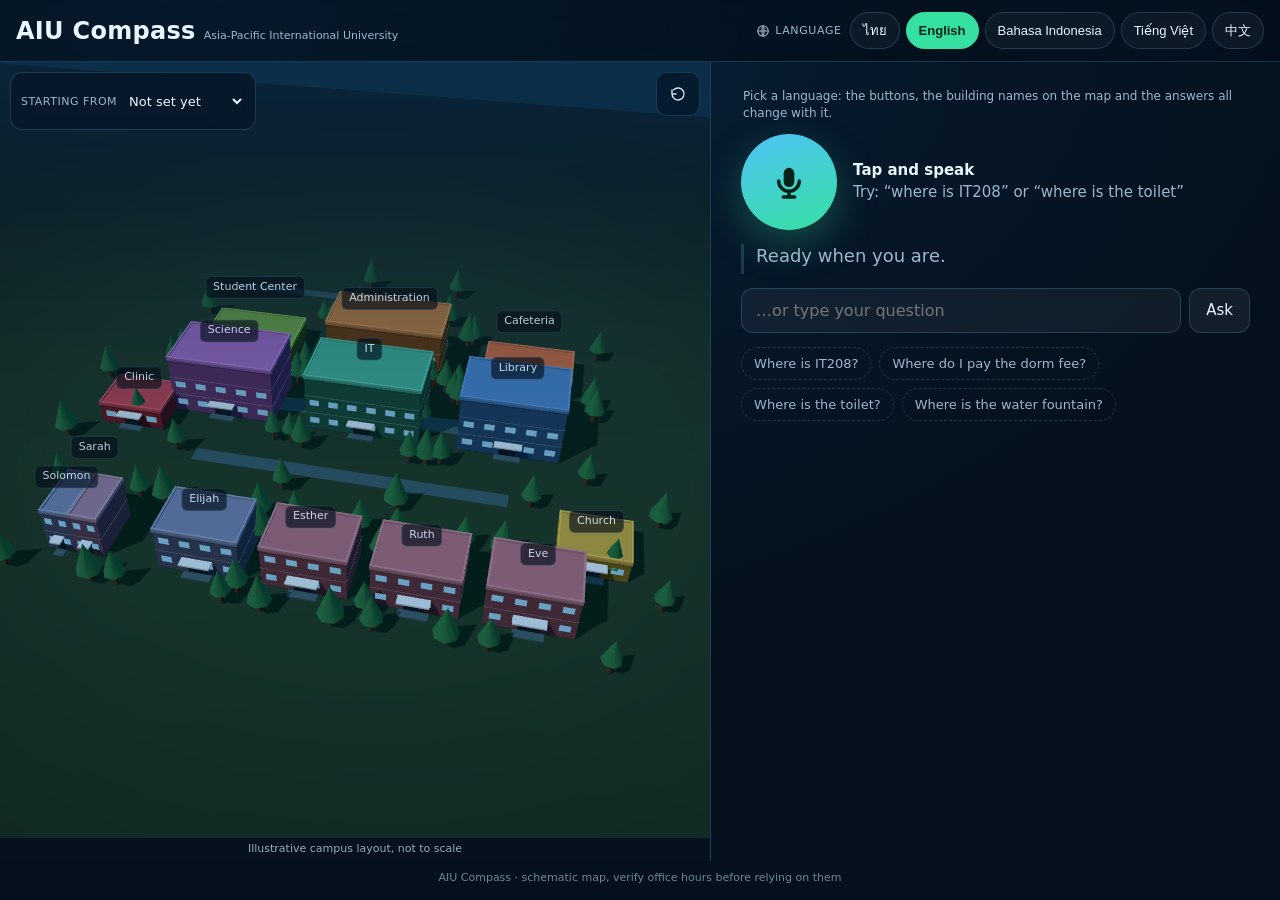
<file: index.html>
<!doctype html>
<html lang="th">
<head>
<meta charset="utf-8" />
<meta name="viewport" content="width=device-width, initial-scale=1, viewport-fit=cover" />
<meta name="theme-color" content="#06182a" />
<title>AIU Compass — multilingual campus concierge</title>
<link rel="stylesheet" href="styles.css" />
<link rel="manifest" href="manifest.webmanifest" />
</head>
<body>

<header>
  <div class="brand">
    <h1>AIU Compass</h1>
    <span class="brandsub">Asia-Pacific International University</span>
  </div>
  <div class="langbar">
    <span class="langlabel" id="langLabel">
      <svg viewBox="0 0 24 24" width="14" height="14" aria-hidden="true" fill="none" stroke="currentColor" stroke-width="1.9" stroke-linecap="round">
        <circle cx="12" cy="12" r="9"/><path d="M3 12h18M12 3c2.6 3 2.6 15 0 18M12 3c-2.6 3-2.6 15 0 18"/>
      </svg>
      <span id="langLabelText">ภาษา</span>
    </span>
    <div class="chips" id="chips" role="group" aria-labelledby="langLabel"></div>
  </div>
</header>

<main>
  <section id="stage">
    <canvas id="map" aria-label="Campus map"></canvas>
    <div class="origin" id="originBox">
      <label for="fromSel" id="fromLabel">Starting from</label>
      <select id="fromSel"></select>
    </div>
    <button class="mapReset" id="mapReset" type="button" aria-label="Reset map view">
      <svg viewBox="0 0 24 24" width="16" height="16" aria-hidden="true" fill="none" stroke="currentColor" stroke-width="2.2" stroke-linecap="round">
        <path d="M3 12a9 9 0 1 0 2.6-6.4M3 12V6m0 6h6"/>
      </svg>
    </button>
    <div class="offlineBar" id="offlineBar"></div>
    <!-- Its own row under the canvas, so it can never sit on a building. -->
    <div class="stageNote" id="stageNote"></div>
  </section>

  <section id="panel">
    <!-- Shown until the visitor picks a language. The chips change the whole
         page, and on a first visit nothing said so. -->
    <p class="langhint" id="langHint"></p>
    <!-- The walking hint used to float over the map, where it covered the
         dormitory blocks and their labels on a phone. It lives in the panel now:
         it is text about the route, so it belongs beside the answer. -->
    <div class="routeNote" id="routeNote"></div>
    <div class="micRow">
      <button class="mic" id="mic" aria-label="Tap to speak">
        <svg viewBox="0 0 24 24" width="40" height="40" aria-hidden="true" fill="none" stroke="#04231a" stroke-width="2.1" stroke-linecap="round">
          <path d="M12 3.5a3.2 3.2 0 0 1 3.2 3.2v5.1a3.2 3.2 0 1 1-6.4 0V6.7A3.2 3.2 0 0 1 12 3.5Z" fill="#04231a" stroke="none"/>
          <path d="M5.8 11.4a6.2 6.2 0 0 0 12.4 0M12 17.6V21M8.6 21h6.8"/>
        </svg>
      </button>
      <div class="hint">
        <b id="hintTitle">แตะแล้วพูด</b><br />
        <span id="hintTry">ลองพูดว่า “ห้อง IT208 อยู่ไหน”</span>
      </div>
    </div>

    <div class="transcript" id="transcript"></div>

    <div class="typed">
      <input id="typedInput" type="text" inputmode="text" autocomplete="off"
             placeholder="…หรือพิมพ์คำถาม" />
      <button id="askBtn" type="button">ถาม</button>
    </div>

    <div class="suggestions" id="suggestions"></div>

    <div class="answer" id="answer">
      <div class="lang" id="answerLang">Answer</div>
      <div class="main" id="answerMain"></div>
      <div class="secondary" id="answerSecondary"></div>
      <div class="note" id="answerNote"></div>
      <div class="note voice" id="voiceNote"></div>
      <div class="actions">
        <button class="showMe" id="showMe" type="button">Show me on the map</button>
        <button class="ghost" id="speakBtn" type="button">Replay</button>
      </div>
    </div>
  </section>
</main>

<footer id="footer"></footer>

<script src="config.js"></script>
<script type="module" src="js/app.js"></script>
</body>
</html>
</file>
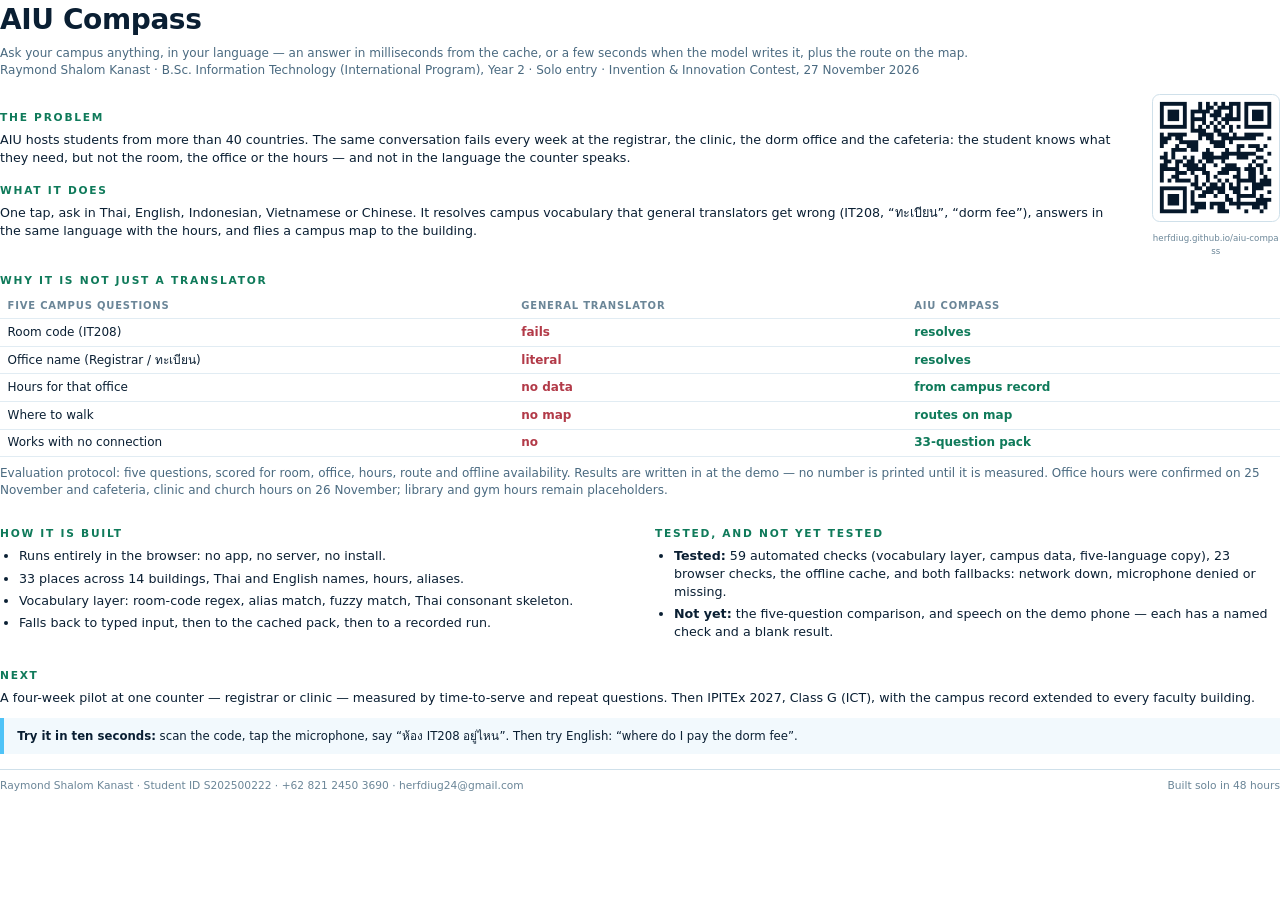
<file: handout.html>
﻿<!doctype html>
<html lang="en">
<head>
<meta charset="utf-8" />
<title>AIU Compass — one page</title>
<style>
  @page { size: A4 portrait; margin: 12mm; }
  * { box-sizing: border-box; }
  body { margin: 0; font-family: "Segoe UI", system-ui, sans-serif; color: #0a1f33; font-size: 9.5pt; line-height: 1.4; }
  h1 { font-size: 21pt; margin: 0 0 1.5mm; letter-spacing: -0.3pt; }
  .sub { color: #4a6a80; font-size: 9pt; margin-bottom: 4mm; }
  h2 { font-size: 8pt; text-transform: uppercase; letter-spacing: 1.3pt; color: #0f7a5a; margin: 4.5mm 0 1.5mm; }
  p { margin: 0 0 3mm; }
  .top { display: flex; gap: 8mm; align-items: flex-start; }
  .top .left { flex: 1; }
  .qr { width: 34mm; text-align: center; }
  .qr img { width: 34mm; height: 34mm; border: 0.3mm solid #cfe0ea; border-radius: 2mm; padding: 1mm; }
  .qr div { font-size: 6.5pt; color: #6b8698; margin-top: 1.5mm; word-break: break-all; }
  table { width: 100%; border-collapse: collapse; font-size: 9pt; margin-bottom: 2mm; }
  th, td { text-align: left; padding: 1.3mm 2mm; border-bottom: 0.2mm solid #e1ecf3; }
  th { color: #6b8698; font-size: 7.5pt; text-transform: uppercase; letter-spacing: 0.6pt; }
  .no { color: #b23a48; font-weight: 700; }
  .yes { color: #0f7a5a; font-weight: 700; }
  .two { display: grid; grid-template-columns: 1fr 1fr; gap: 8mm; }
  ul { margin: 0 0 3mm; padding-left: 5mm; }
  li { margin-bottom: 1.2mm; }
  .foot { border-top: 0.3mm solid #cfe0ea; margin-top: 4mm; padding-top: 2.5mm; font-size: 8pt; color: #6b8698; display: flex; justify-content: space-between; }
  .note { background: #f2f9fd; border-left: 1.2mm solid #4fc3f7; padding: 2.5mm 3.5mm; font-size: 8.8pt; }
</style>
</head>
<body>

<h1>AIU Compass</h1>
<div class="sub">Ask your campus anything, in your language — an answer in milliseconds from the cache, or a few seconds when the model writes it, plus the route on the map.<br />
Raymond Shalom Kanast · B.Sc. Information Technology (International Program), Year 2 · Solo entry · Invention &amp; Innovation Contest, 27 November 2026</div>

<div class="top">
  <div class="left">
    <h2>The problem</h2>
    <p>AIU hosts students from more than 40 countries. The same conversation fails every week at the registrar, the clinic, the dorm office and the cafeteria: the student knows what they need, but not the room, the office or the hours — and not in the language the counter speaks.</p>

    <h2>What it does</h2>
    <p>One tap, ask in Thai, English, Indonesian, Vietnamese or Chinese. It resolves campus vocabulary that general translators get wrong (IT208, “ทะเบียน”, “dorm fee”), answers in the same language with the hours, and flies a campus map to the building.</p>
  </div>
  <div class="qr">
    <img src="qr.png" alt="QR code" />
    <div>herfdiug.github.io/aiu-compass</div>
  </div>
</div>

<h2>Why it is not just a translator</h2>
<table>
  <thead><tr><th>Five campus questions</th><th>General translator</th><th>AIU Compass</th></tr></thead>
  <tbody>
    <tr><td>Room code (IT208)</td><td class="no">fails</td><td class="yes">resolves</td></tr>
    <tr><td>Office name (Registrar / ทะเบียน)</td><td class="no">literal</td><td class="yes">resolves</td></tr>
    <tr><td>Hours for that office</td><td class="no">no data</td><td class="yes">from campus record</td></tr>
    <tr><td>Where to walk</td><td class="no">no map</td><td class="yes">routes on map</td></tr>
    <tr><td>Works with no connection</td><td class="no">no</td><td class="yes">33-question pack</td></tr>
  </tbody>
</table>
<p style="font-size:9pt;color:#4a6a80">Evaluation protocol: five questions, scored for room, office, hours, route and offline availability. Results are written in at the demo — no number is printed until it is measured. Office hours were confirmed on 25 November and cafeteria, clinic and church hours on 26 November; library and gym hours remain placeholders.</p>

<div class="two">
  <div>
    <h2>How it is built</h2>
    <ul>
      <li>Runs entirely in the browser: no app, no server, no install.</li>
      <li>33 places across 14 buildings, Thai and English names, hours, aliases.</li>
      <li>Vocabulary layer: room-code regex, alias match, fuzzy match, Thai consonant skeleton.</li>
      <li>Falls back to typed input, then to the cached pack, then to a recorded run.</li>
    </ul>
  </div>
  <div>
    <h2>Tested, and not yet tested</h2>
    <ul>
      <li><b>Tested:</b> 59 automated checks (vocabulary layer, campus data, five-language copy), 23 browser checks, the offline cache, and both fallbacks: network down, microphone denied or missing.</li>
      <li><b>Not yet:</b> the five-question comparison, and speech on the demo phone — each has a named check and a blank result.</li>
    </ul>
  </div>
</div>

<h2>Next</h2>
<p>A four-week pilot at one counter — registrar or clinic — measured by time-to-serve and repeat questions. Then IPITEx 2027, Class G (ICT), with the campus record extended to every faculty building.</p>

<div class="note">
  <b>Try it in ten seconds:</b> scan the code, tap the microphone, say “ห้อง IT208 อยู่ไหน”. Then try English: “where do I pay the dorm fee”.
</div>

<div class="foot">
  <div>Raymond Shalom Kanast · Student ID S202500222 · +62 821 2450 3690 · herfdiug24@gmail.com</div>
  <div>Built solo in 48 hours</div>
</div>

</body>
</html>
</file>
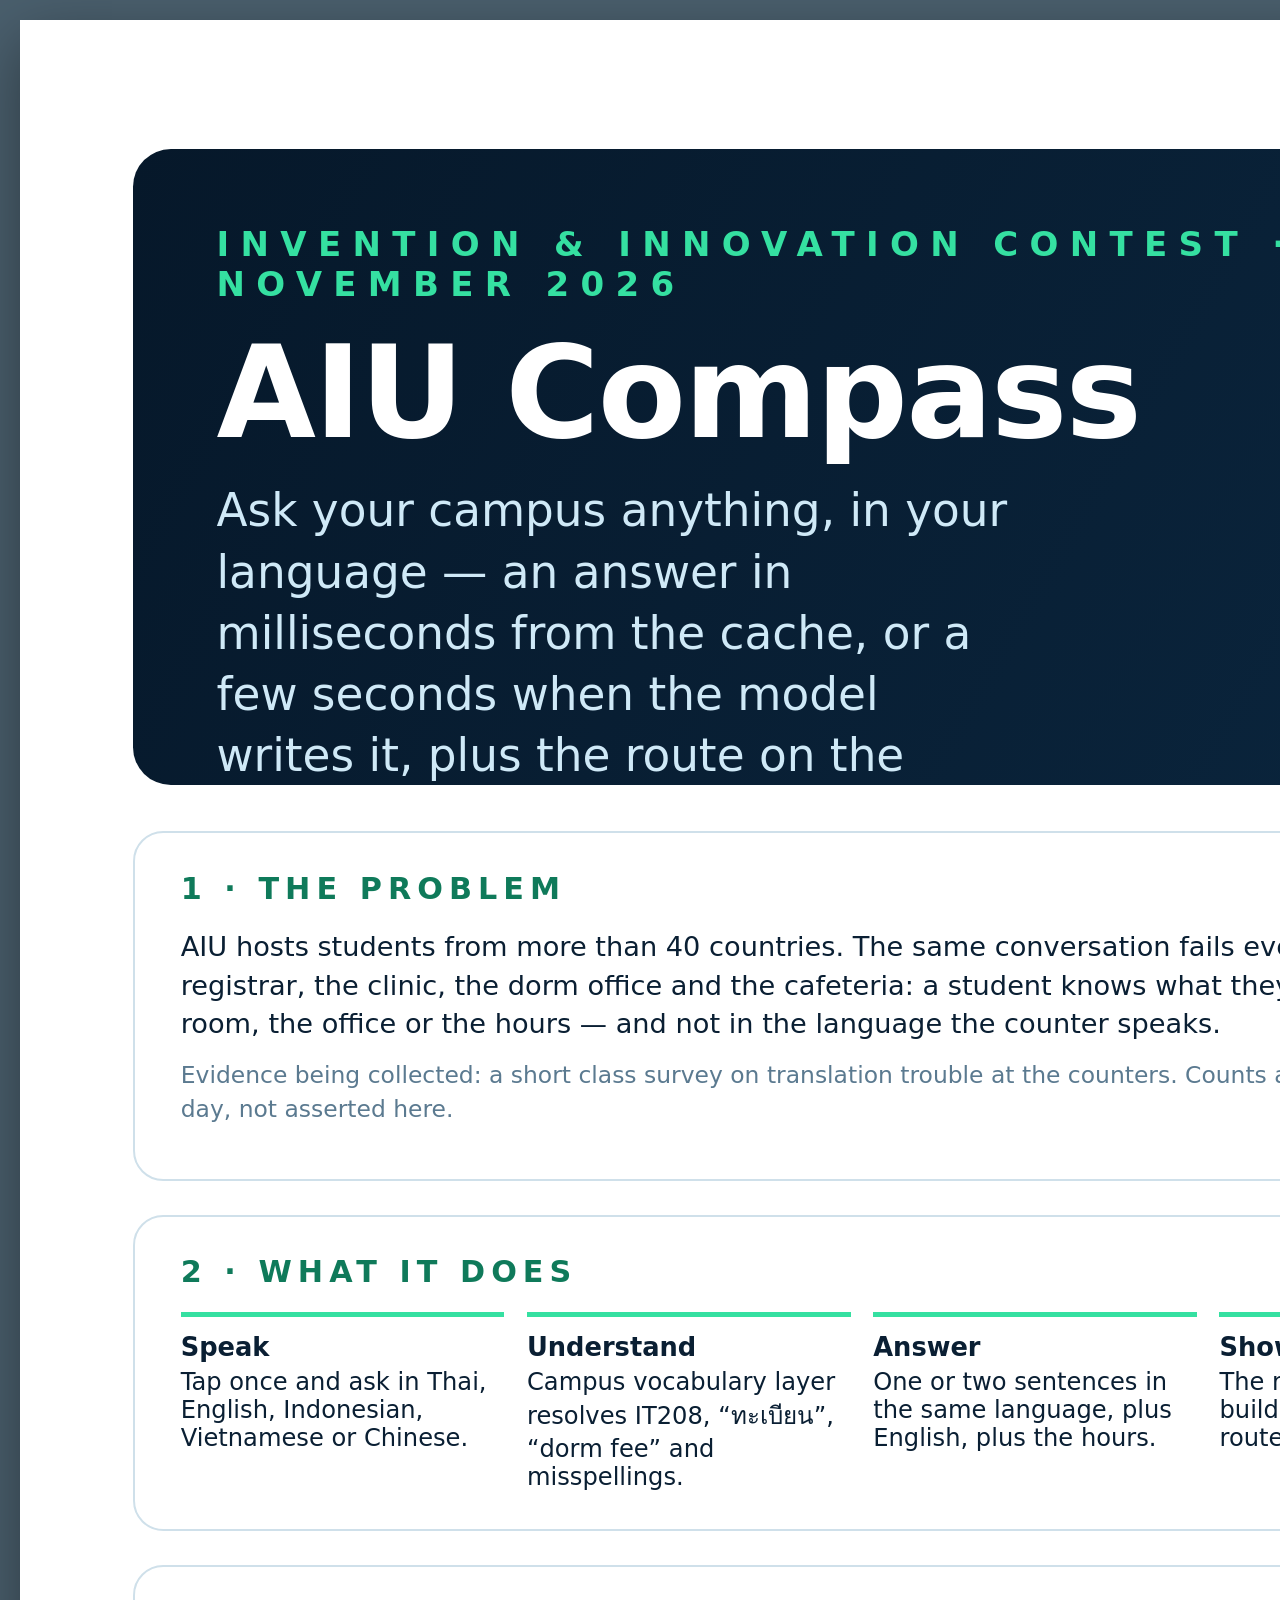
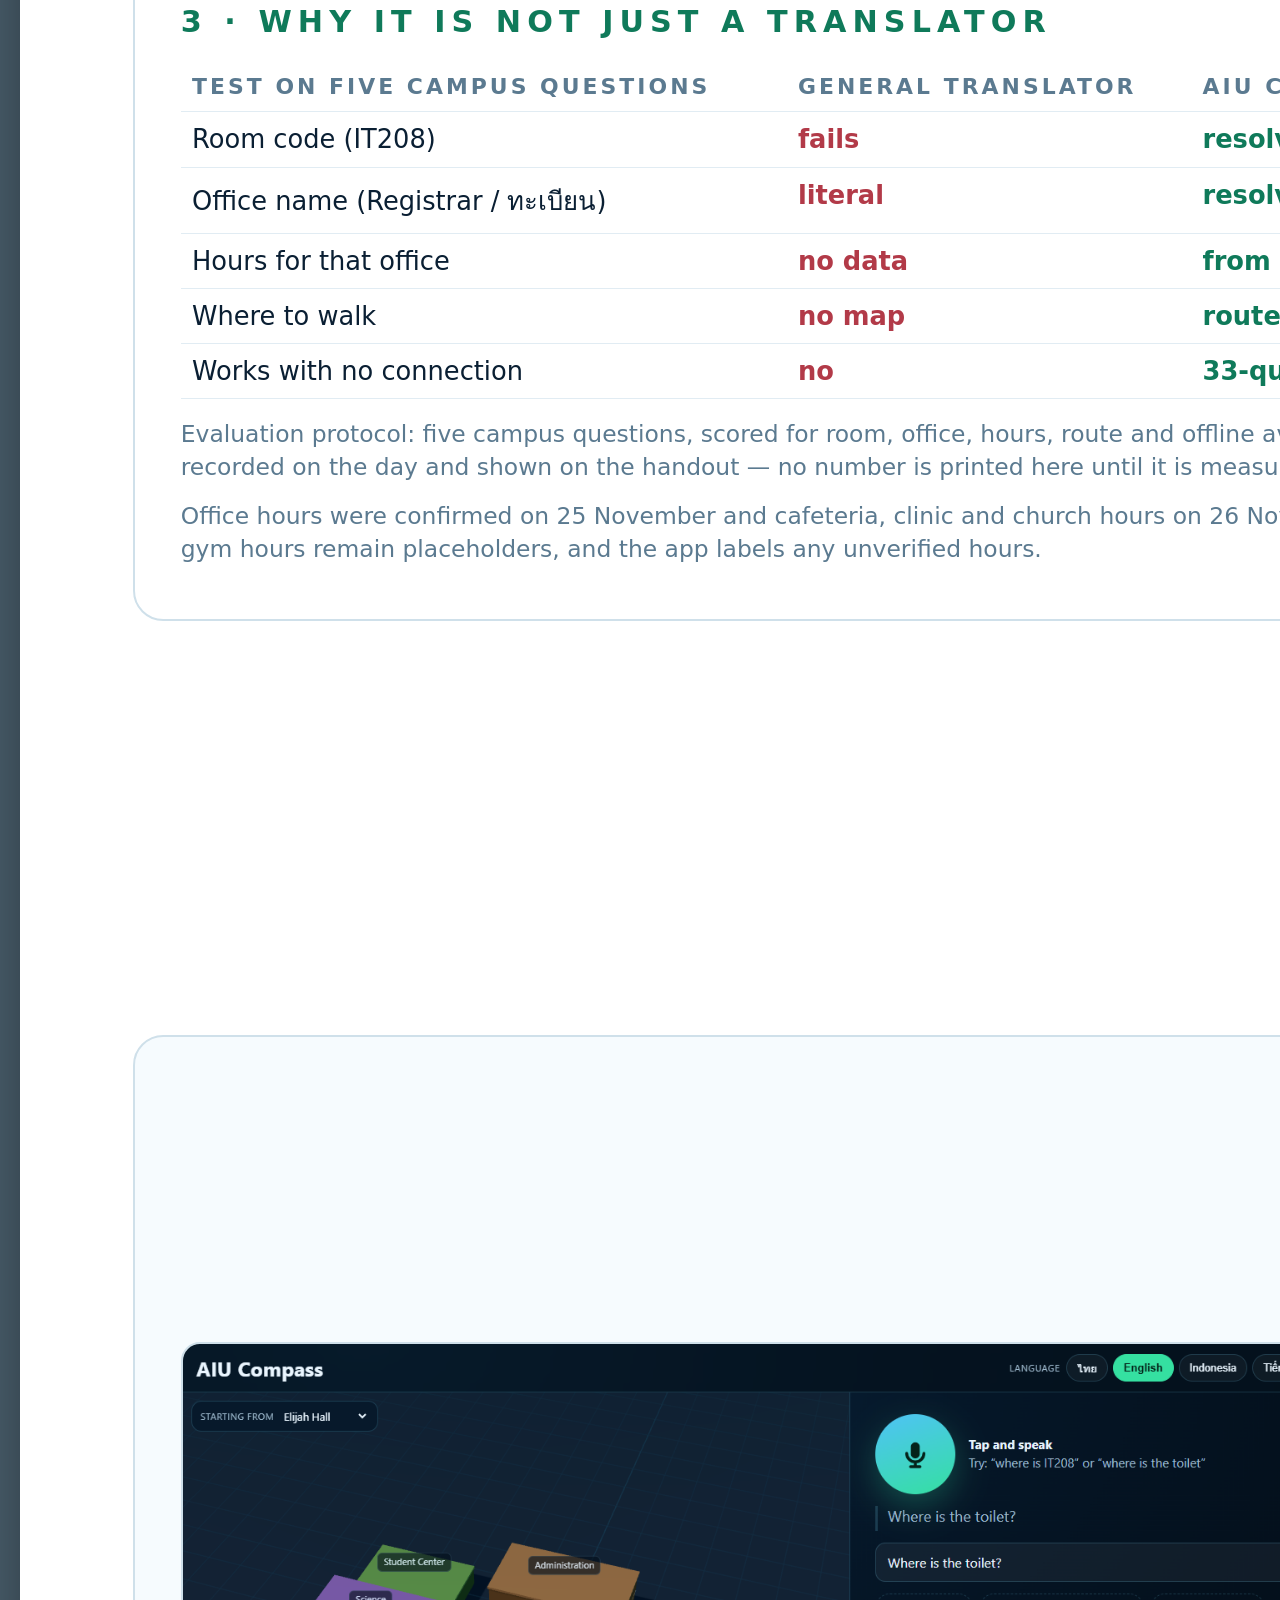
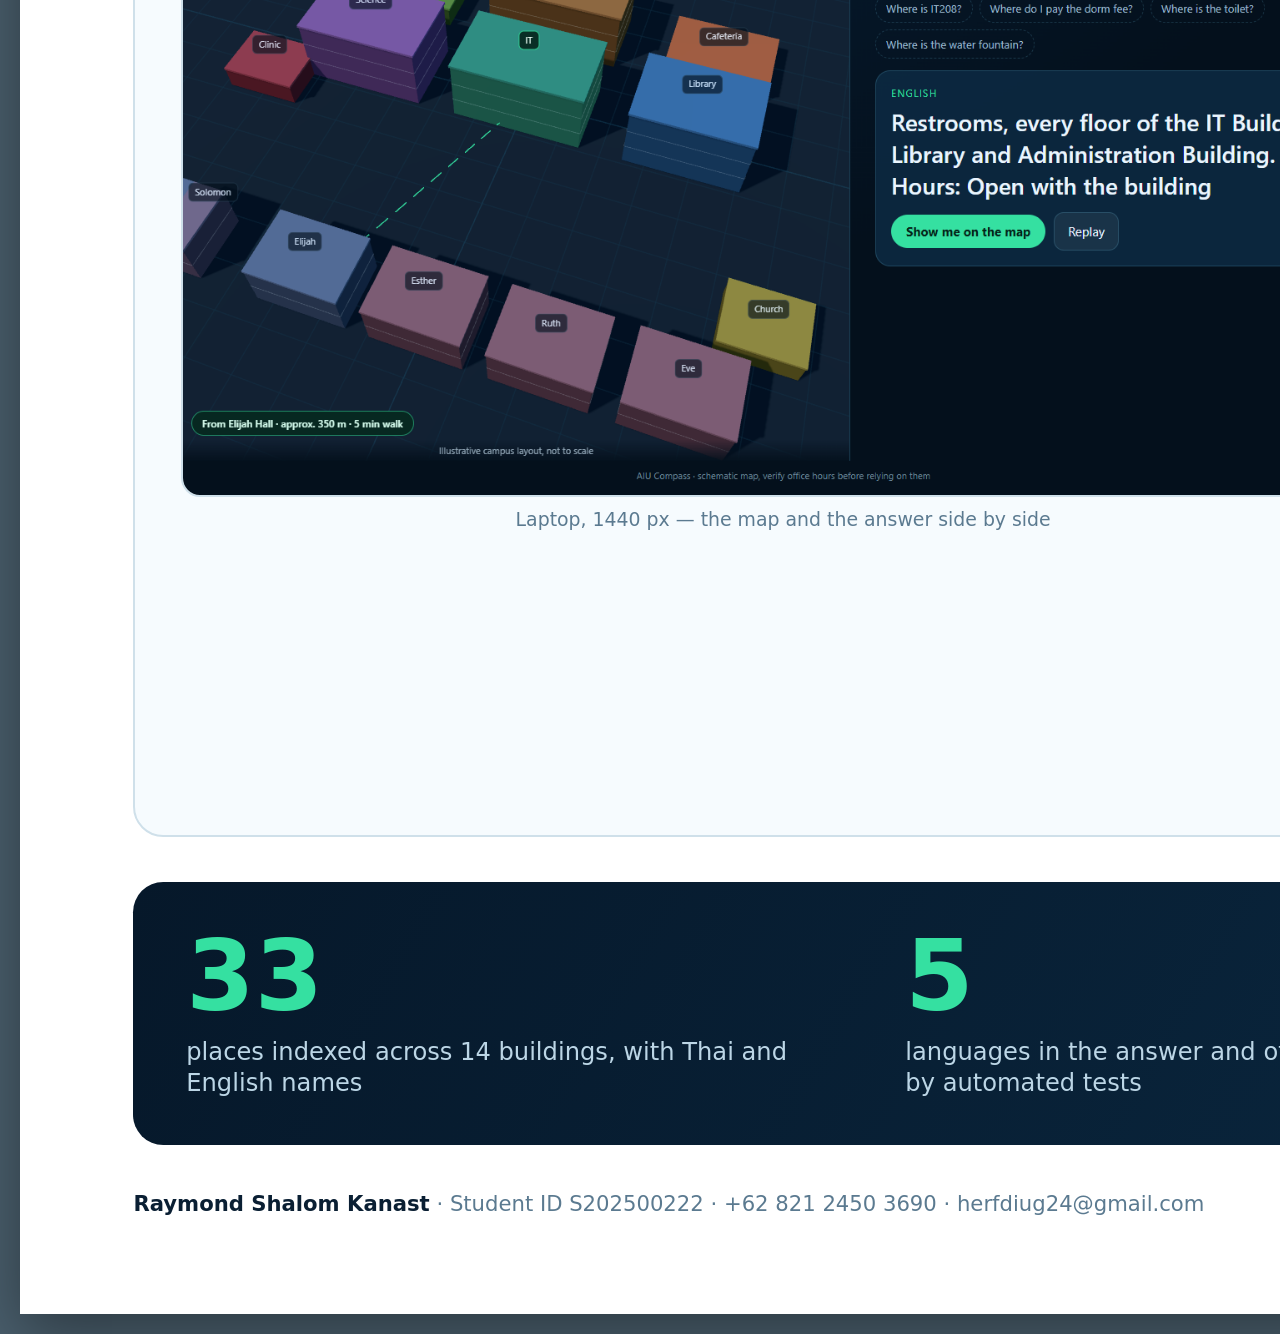
<file: poster.html>
﻿<!doctype html>
<html lang="en">
<head>
<meta charset="utf-8" />
<title>AIU Compass — A0 poster</title>
<style>
  /* A0 portrait = 841 x 1189 mm. Print to PDF with "scale 100%" and A0 paper.
     Printing A2/A3 works too: everything is in relative units. */
  /* Chrome does not accept A0 as a keyword; give it explicit dimensions. */
  @page { size: 841mm 1189mm; margin: 0; }
  :root {
    --navy: #06182a;
    --navy2: #0b2740;
    --green: #35e0a1;
    --blue: #4fc3f7;
    --ink: #0a1f33;
    --muted: #5b7a90;
  }
  * { box-sizing: border-box; }
  html, body { margin: 0; padding: 0; background: #fff; }
  body { font-family: "Segoe UI", system-ui, sans-serif; color: var(--ink); }

  .sheet {
    width: 841mm; height: 1189mm; padding: 34mm 30mm 26mm;
    background: #fff; display: flex; flex-direction: column; gap: 12mm;
    position: relative; overflow: hidden;
  }

  /* header band */
  .band {
    background: linear-gradient(120deg, var(--navy) 0%, var(--navy2) 60%, #123f5e 100%);
    color: #fff; border-radius: 10mm; padding: 20mm 22mm; position: relative; overflow: hidden;
  }
  .band::after {
    content: ""; position: absolute; right: -40mm; top: -40mm; width: 180mm; height: 180mm;
    background: radial-gradient(circle, rgba(53,224,161,0.35), transparent 65%);
  }
  .kicker { font-size: 9mm; letter-spacing: 3mm; text-transform: uppercase; color: var(--green); font-weight: 700; }
  h1 { font-size: 34mm; line-height: 1.02; margin: 6mm 0 6mm; letter-spacing: -0.5mm; }
  .claim { font-size: 12mm; line-height: 1.35; color: #cfe9f7; max-width: 210mm; }
  .byline { margin-top: 10mm; font-size: 7.5mm; color: #9fc3d8; }

  .grid { display: grid; grid-template-columns: 1fr 1fr; gap: 10mm; }
  .col { display: flex; flex-direction: column; gap: 9mm; }

  .shot {
    display: grid; grid-template-columns: 1.25fr 0.62fr 1fr; gap: 12mm; align-items: center;
    border: 0.7mm solid #cfe0ea; border-radius: 8mm; padding: 10mm 12mm; background: #f6fbfe;
  }
  .shot figure { margin: 0; }
  .shot img { width: 100%; border-radius: 5mm; border: 0.7mm solid #cfe0ea; display: block; }
  .shot figcaption { font-size: 5mm; color: var(--muted); margin-top: 3mm; text-align: center; }
  .shot h2 {
    font-size: 8mm; text-transform: uppercase; letter-spacing: 1.6mm; color: #0f7a5a;
    margin: 0 0 5mm; font-weight: 800;
  }
  .shot p { font-size: 7mm; line-height: 1.4; margin: 0; }
  .shot .cap { font-size: 5.8mm; color: var(--muted); margin-top: 4mm; }

  .stats {
    display: grid; grid-template-columns: repeat(4, 1fr); gap: 8mm;
    background: linear-gradient(120deg, #06182a, #0d3350); color: #fff;
    border-radius: 8mm; padding: 12mm 14mm;
  }
  .stat .n { font-size: 26mm; font-weight: 800; line-height: 1; color: var(--green); }
  .stat .l { font-size: 6.4mm; color: #bcd6e6; margin-top: 3mm; line-height: 1.3; }

  .card { border: 0.7mm solid #cfe0ea; border-radius: 8mm; padding: 10mm 12mm; }
  .card h2 {
    font-size: 8mm; text-transform: uppercase; letter-spacing: 1.6mm; color: #0f7a5a;
    margin: 0 0 6mm; font-weight: 800;
  }
  .card p { font-size: 7.2mm; line-height: 1.42; margin: 0 0 4mm; }
  .card .big { font-size: 20mm; font-weight: 800; color: var(--navy); line-height: 1; }
  .card .small { font-size: 6.2mm; color: var(--muted); }

  table { width: 100%; border-collapse: collapse; font-size: 6.8mm; }
  th, td { text-align: left; padding: 3.2mm 3mm; border-bottom: 0.4mm solid #e1ecf3; vertical-align: top; }
  th { color: var(--muted); font-size: 5.8mm; text-transform: uppercase; letter-spacing: 0.8mm; }
  td.no { color: #b23a48; font-weight: 700; }
  td.yes { color: #0f7a5a; font-weight: 700; }

  .qrbox { display: flex; gap: 12mm; align-items: center; }
  .qrbox img { width: 72mm; height: 72mm; border: 0.7mm solid #cfe0ea; border-radius: 6mm; padding: 3mm; }
  .qrbox .txt { font-size: 7mm; line-height: 1.4; }
  .qrbox .url { font-family: ui-monospace, Consolas, monospace; font-size: 6.4mm; color: var(--navy2); word-break: break-all; }

  .langs { display: flex; gap: 4mm; flex-wrap: wrap; }
  .lang {
    border: 0.6mm solid #0f7a5a; color: #0f7a5a; border-radius: 30mm;
    padding: 3mm 7mm; font-size: 7mm; font-weight: 700;
  }

  .foot { display: flex; justify-content: space-between; align-items: flex-end; font-size: 5.6mm; color: var(--muted); margin-top: auto; }
  .foot b { color: var(--ink); }

  .strip { display: grid; grid-template-columns: repeat(4, 1fr); gap: 6mm; }
  .step { border-top: 1.4mm solid var(--green); padding-top: 4mm; font-size: 6.4mm; }
  .step b { display: block; font-size: 6.8mm; margin-bottom: 1.5mm; }

  @media screen {
    body { background: #4a5f6d; padding: 20px; }
    .sheet { margin: 0 auto; box-shadow: 0 20px 60px rgba(0,0,0,0.4); }
  }
</style>
</head>
<body>
<div class="sheet">

  <div class="band">
    <div class="kicker">Invention &amp; Innovation Contest · Asia-Pacific International University · 27 November 2026</div>
    <h1>AIU Compass</h1>
    <div class="claim">Ask your campus anything, in your language — an answer in milliseconds from the cache, or a few seconds when the model writes it, plus the route on the map.</div>
    <div class="byline">Raymond Shalom Kanast · B.Sc. Information Technology (International Program), Year 2 · Solo entry</div>
  </div>

  <div class="grid">
    <div class="col">

      <div class="card">
        <h2>1 · The problem</h2>
        <p>AIU hosts students from more than 40 countries. The same conversation fails every week at the registrar, the clinic, the dorm office and the cafeteria: a student knows what they need, but not the room, the office or the hours — and not in the language the counter speaks.</p>
        <p class="small">Evidence being collected: a short class survey on translation trouble at the counters. Counts are recorded on the day, not asserted here.</p>
      </div>

      <div class="card">
        <h2>2 · What it does</h2>
        <div class="strip">
          <div class="step"><b>Speak</b>Tap once and ask in Thai, English, Indonesian, Vietnamese or Chinese.</div>
          <div class="step"><b>Understand</b>Campus vocabulary layer resolves IT208, “ทะเบียน”, “dorm fee” and misspellings.</div>
          <div class="step"><b>Answer</b>One or two sentences in the same language, plus English, plus the hours.</div>
          <div class="step"><b>Show</b>The map flies to the building and draws the route.</div>
        </div>
      </div>

      <div class="card">
        <h2>3 · Why it is not just a translator</h2>
        <table>
          <thead><tr><th>Test on five campus questions</th><th>General translator</th><th>AIU Compass</th></tr></thead>
          <tbody>
            <tr><td>Room code (IT208)</td><td class="no">fails</td><td class="yes">resolves</td></tr>
            <tr><td>Office name (Registrar / ทะเบียน)</td><td class="no">literal</td><td class="yes">resolves</td></tr>
            <tr><td>Hours for that office</td><td class="no">no data</td><td class="yes">from campus record</td></tr>
            <tr><td>Where to walk</td><td class="no">no map</td><td class="yes">routes on map</td></tr>
            <tr><td>Works with no connection</td><td class="no">no</td><td class="yes">33-question pack</td></tr>
          </tbody>
        </table>
        <p class="small" style="margin-top:5mm">Evaluation protocol: five campus questions, scored for room, office, hours, route and offline availability. Results are recorded on the day and shown on the handout — no number is printed here until it is measured.</p>
        <p class="small">Office hours were confirmed on 25 November and cafeteria, clinic and church hours on 26 November; library and gym hours remain placeholders, and the app labels any unverified hours.</p>
      </div>

    </div>

    <div class="col">

      <div class="card">
        <h2>4 · Languages</h2>
        <div class="langs">
          <span class="lang">ไทย</span><span class="lang">English</span><span class="lang">Bahasa Indonesia</span>
          <span class="lang">Tiếng Việt</span><span class="lang">中文</span>
        </div>
        <p class="small" style="margin-top:6mm">All five languages are covered by the answer and offline layers, which are under automated test. Live speech input and the spoken voice depend on the device: the included probe page checks both in about a minute, and the result is recorded before the demo. Adding a sixth means one configuration entry plus 33 translated answers.</p>
      </div>

      <div class="card">
        <h2>5 · Try it now</h2>
        <div class="qrbox">
          <img src="qr.png" alt="QR code to the live demo" />
          <div class="txt">
            Scan, tap the microphone, and ask in Thai.<br />
            <span class="url">herfdiug.github.io/aiu-compass</span><br /><br />
            <span class="small">Works on any phone. Nothing to install.</span>
          </div>
        </div>
      </div>

      <div class="card">
        <h2>6 · How it is built</h2>
        <p><b>Browser only.</b> Speech recognition from the browser's own engine, a reasoning model for the sentence, on-device speech for the answer, and a hand-built campus record of 33 places across 14 buildings.</p>
        <p><b>Cost:</b> 0 baht to run. A kiosk tablet is about 3,000 baht, one time.</p>
        <p><b>Privacy:</b> no audio is stored, no faces, no accounts. In offline mode nothing leaves the device.</p>
        <p class="small">Limitations, stated plainly: live answers need a connection; the offline pack covers 33 counter questions; the 3D map is illustrative, not survey-accurate.</p>
        <p class="small"><b>Tested before printing:</b> 59 automated checks of the vocabulary layer, the campus data and the five-language copy, 23 checks in the browser, the offline cache, and the fallback when the network or the microphone fails.</p>
        <p class="small"><b>Not yet proven:</b> the five-question comparison and speech on the specific demo phone — each has a named check and a blank result.</p>
      </div>

      <div class="card">
        <h2>7 · What happens next</h2>
        <p><b>Four-week pilot</b> at one counter — the registrar or the clinic — measured by time-to-serve and repeat questions.</p>
        <p><b>Then</b> IPITEx 2027, Class G (ICT), and the same campus record extended to every faculty building.</p>
      </div>

    </div>
  </div>

  <div class="shot">
    <figure>
      <img src="shots/desktop-answer3.png" alt="AIU Compass on a laptop: campus map beside the answer panel" />
      <figcaption>Laptop, 1440 px — the map and the answer side by side</figcaption>
    </figure>
    <figure>
      <img src="shots/phone-answer3.png" alt="AIU Compass on a phone answering a Thai question about room IT208" />
      <figcaption>Phone, 390 px</figcaption>
    </figure>
    <div>
      <h2>The 20-second proof</h2>
      <p>Asked in Thai: “ห้อง IT208 อยู่ไหน”. Answered in Thai from the cached pack in single-digit milliseconds (median 6 ms over five runs), with the English line, the room code, the hours, and the IT Building highlighted on the map.</p>
      <p class="cap">Same build, same URL, no app installed. Screenshots taken from the submitted version.</p>
    </div>
  </div>

  <div class="stats">
    <div class="stat"><div class="n">33</div><div class="l">places indexed across 14 buildings, with Thai and English names</div></div>
    <div class="stat"><div class="n">5</div><div class="l">languages in the answer and offline layers, all covered by automated tests</div></div>
    <div class="stat"><div class="n">6 ms</div><div class="l">median click-to-answer from the cached pack, five runs in the browser</div></div>
    <div class="stat"><div class="n">฿0</div><div class="l">to run. No server, no licence, no install</div></div>
  </div>

  <div class="foot">
    <div><b>Raymond Shalom Kanast</b> · Student ID S202500222 · +62 821 2450 3690 · herfdiug24@gmail.com</div>
    <div>Built solo in 48 hours · Tools and licences listed in the submitted abstract</div>
  </div>

</div>
</body>
</html>
</file>
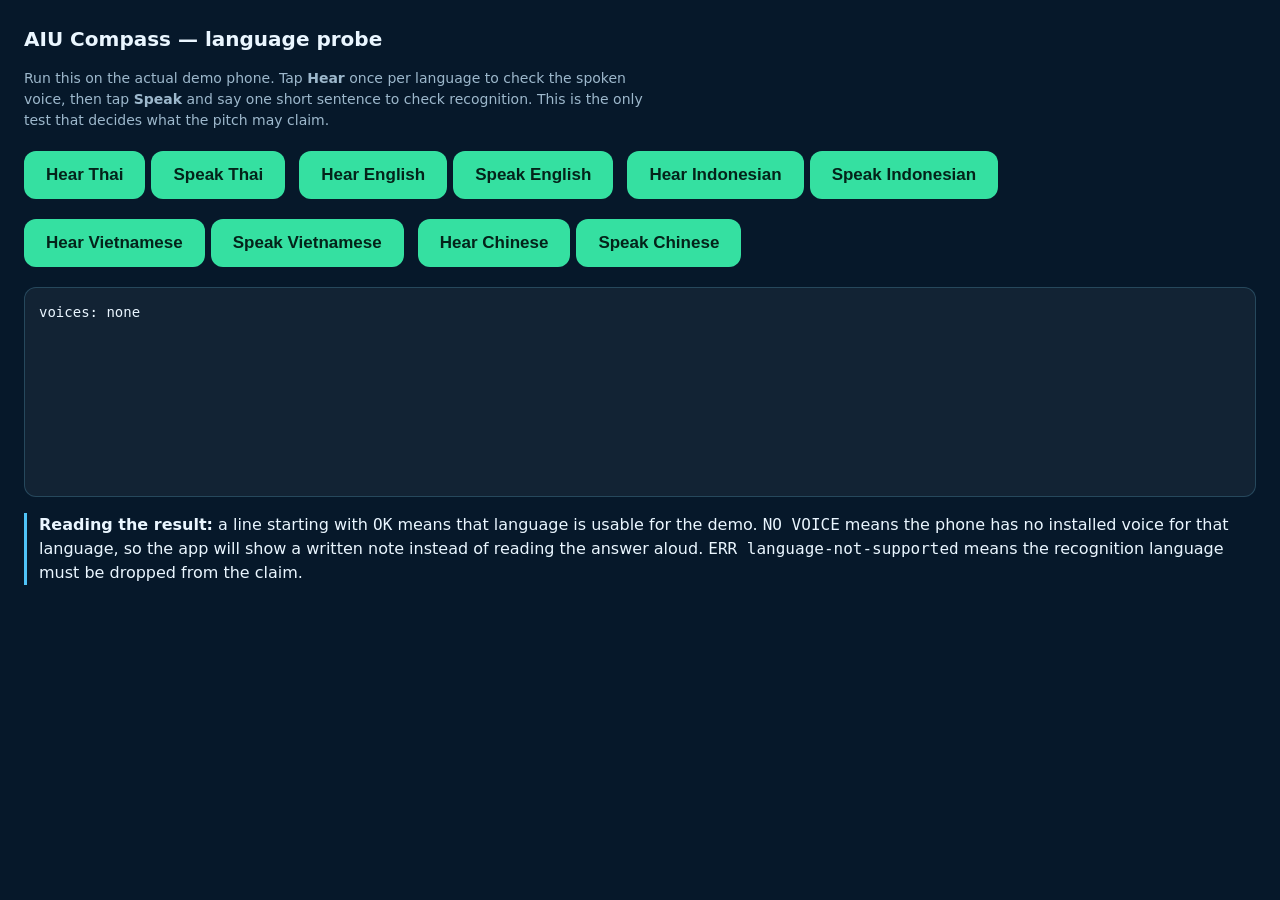
<file: probe.html>
<!doctype html>
<html lang="en">
<head>
<meta charset="utf-8" />
<meta name="viewport" content="width=device-width, initial-scale=1" />
<title>AIU Compass — language probe</title>
<style>
  body { margin: 0; padding: 24px; font: 16px/1.5 "Segoe UI", system-ui, sans-serif;
         background: #06182a; color: #eaf6ff; }
  h1 { font-size: 20px; margin: 0 0 6px; }
  p { color: #9db8cc; font-size: 14px; max-width: 46em; }
  button { font-size: 17px; padding: 14px 22px; border-radius: 12px; border: 0;
           background: #35e0a1; color: #04231a; font-weight: 700; margin: 6px 6px 6px 0; cursor: pointer; }
  pre { background: rgba(255,255,255,0.05); border: 1px solid rgba(120,220,255,0.2);
        padding: 14px; border-radius: 12px; min-height: 180px; white-space: pre-wrap; font-size: 14px; }
  .row { display: flex; flex-wrap: wrap; gap: 8px; }
  .note { border-left: 3px solid #4fc3f7; padding-left: 12px; margin: 16px 0; }
</style>
</head>
<body>
<h1>AIU Compass — language probe</h1>
<p>Run this on the actual demo phone. Tap <b>Hear</b> once per language to check the spoken voice, then tap <b>Speak</b> and say one short sentence to check recognition. This is the only test that decides what the pitch may claim.</p>

<div class="row" id="row"></div>
<pre id="out">voices: reading…</pre>

<div class="note">
  <b>Reading the result:</b> a line starting with <code>OK</code> means that language is usable for the demo.
  <code>NO VOICE</code> means the phone has no installed voice for that language, so the app will show a
  written note instead of reading the answer aloud. <code>ERR language-not-supported</code> means the
  recognition language must be dropped from the claim.
</div>

<script>
const LANGS = [
  ['th-TH', 'Thai', 'ห้อง IT208 อยู่ชั้นสอง'],
  ['en-US', 'English', 'Room IT208 is on the second floor'],
  ['id-ID', 'Indonesian', 'Ruang IT208 ada di lantai dua'],
  ['vi-VN', 'Vietnamese', 'Phòng IT208 ở tầng hai'],
  ['zh-CN', 'Chinese', 'IT208 在二楼']
];

const out = document.getElementById('out');
const row = document.getElementById('row');
const log = (s) => { out.textContent += '\n' + s; };

function dumpVoices() {
  if (!window.speechSynthesis) return 'none';
  return speechSynthesis.getVoices().map(v => v.lang).join(', ') || 'none';
}

out.textContent = 'voices: ' + dumpVoices();
if (window.speechSynthesis) {
  speechSynthesis.onvoiceschanged = () => {
    out.textContent = 'voices: ' + dumpVoices();
  };
}

function pickVoice(code) {
  const voices = window.speechSynthesis ? speechSynthesis.getVoices() : [];
  const base = code.split('-')[0].toLowerCase();
  const exact = voices.find(v => v.lang.toLowerCase() === code.toLowerCase());
  if (exact) return exact;
  const same = voices.filter(v => v.lang.toLowerCase().split('-')[0] === base);
  return same.find(v => v.localService) || same[0] || null;
}

for (const [code, label, sample] of LANGS) {
  const wrap = document.createElement('span');
  const hear = document.createElement('button');
  hear.textContent = 'Hear ' + label;
  hear.onclick = () => {
    if (!window.speechSynthesis) { log(code + ' NO SPEECH API'); return; }
    const v = pickVoice(code);
    if (!v) { log('NO VOICE ' + code + ' — nothing installed for this language'); return; }
    const u = new SpeechSynthesisUtterance(sample);
    u.lang = code;
    u.voice = v;
    u.onend = () => log('OK ' + code + ' spoke with ' + v.name + ' (' + v.lang + ')');
    u.onerror = (e) => log(code + ' SPEAK ERR ' + (e.error || 'unknown'));
    log('--- speaking ' + code + ' with ' + v.name);
    speechSynthesis.cancel();
    speechSynthesis.speak(u);
  };
  const speak = document.createElement('button');
  speak.textContent = 'Speak ' + label;
  speak.onclick = () => listen(code);
  wrap.appendChild(hear);
  wrap.appendChild(speak);
  row.appendChild(wrap);
}

function listen(code) {
  const R = window.SpeechRecognition || window.webkitSpeechRecognition;
  if (!R) { log(code + ' ERR no-speech-api'); return; }
  const r = new R();
  r.lang = code;
  r.interimResults = true;
  r.continuous = false;
  let got = '';
  log('--- listening ' + code);
  r.onresult = (e) => {
    got = Array.from(e.results).map(x => x[0].transcript).join(' ');
    log(code + ' interim: ' + got);
  };
  r.onerror = (e) => log(code + ' ERR ' + e.error);
  r.onend = () => log(got ? 'OK ' + code + ' -> ' + got : 'EMPTY ' + code);
  r.start();
}
</script>
</body>
</html>
</file>
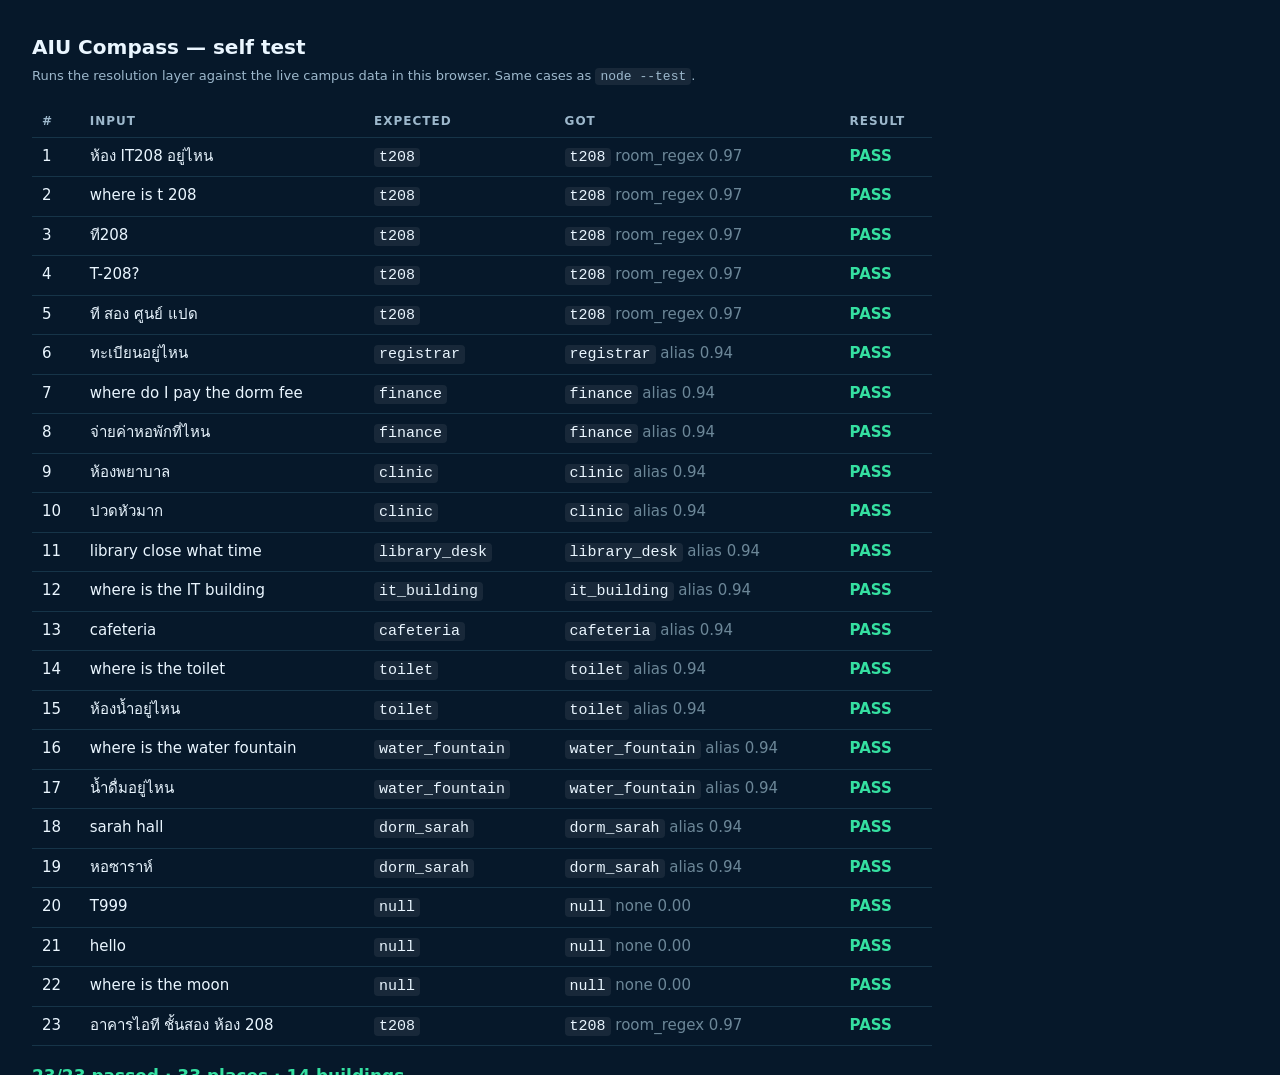
<file: selftest.html>
<!doctype html>
<html lang="en">
<head>
<meta charset="utf-8" />
<title>AIU Compass — self test</title>
<style>
  body { font: 15px/1.5 "Segoe UI", system-ui, sans-serif; background: #06182a; color: #eaf6ff; padding: 24px; }
  h1 { font-size: 20px; margin: 0 0 4px; }
  p.sub { color: #9db8cc; margin: 0 0 18px; font-size: 13px; }
  table { border-collapse: collapse; width: 100%; max-width: 900px; }
  td, th { text-align: left; padding: 7px 10px; border-bottom: 1px solid rgba(120,220,255,0.14); vertical-align: top; }
  th { color: #9db8cc; font-weight: 600; font-size: 12px; text-transform: uppercase; letter-spacing: 1px; }
  .pass { color: #35e0a1; font-weight: 700; }
  .fail { color: #ff6b6b; font-weight: 700; }
  .summary { margin-top: 18px; font-size: 17px; }
  code { background: rgba(255,255,255,0.07); padding: 1px 5px; border-radius: 4px; }
</style>
</head>
<body>
<h1>AIU Compass — self test</h1>
<p class="sub">Runs the resolution layer against the live campus data in this browser. Same cases as <code>node --test</code>.</p>
<table>
  <thead><tr><th>#</th><th>Input</th><th>Expected</th><th>Got</th><th>Result</th></tr></thead>
  <tbody id="rows"></tbody>
</table>
<div class="summary" id="summary">running…</div>

<script type="module">
import { resolve, buildIndex } from './js/correction.js';

const cases = [
  ['ห้อง IT208 อยู่ไหน', 't208'],
  ['where is t 208', 't208'],
  ['ที208', 't208'],
  ['T-208?', 't208'],
  ['ที สอง ศูนย์ แปด', 't208'],
  ['ทะเบียนอยู่ไหน', 'registrar'],
  ['where do I pay the dorm fee', 'finance'],
  ['จ่ายค่าหอพักที่ไหน', 'finance'],
  ['ห้องพยาบาล', 'clinic'],
  ['ปวดหัวมาก', 'clinic'],
  ['library close what time', 'library_desk'],
  ['where is the IT building', 'it_building'],
  ['cafeteria', 'cafeteria'],
  ['where is the toilet', 'toilet'],
  ['ห้องน้ำอยู่ไหน', 'toilet'],
  ['where is the water fountain', 'water_fountain'],
  ['น้ำดื่มอยู่ไหน', 'water_fountain'],
  ['sarah hall', 'dorm_sarah'],
  ['หอซาราห์', 'dorm_sarah'],
  ['T999', null],
  ['hello', null],
  ['where is the moon', null],
  ['อาคารไอที ชั้นสอง ห้อง 208', 't208']
];

const tbody = document.getElementById('rows');
const campus = await fetch('data/campus.json').then((r) => r.json());
const index = buildIndex(campus.places);

let pass = 0;
cases.forEach(([input, expected], i) => {
  const r = resolve(input, index);
  const ok = r.id === expected;
  if (ok) pass++;
  const tr = document.createElement('tr');
  tr.innerHTML = `<td>${i + 1}</td><td>${input}</td><td><code>${expected}</code></td>` +
    `<td><code>${r.id}</code> <span style="color:#6c8798">${r.method} ${r.confidence.toFixed(2)}</span></td>` +
    `<td class="${ok ? 'pass' : 'fail'}">${ok ? 'PASS' : 'FAIL'}</td>`;
  tbody.appendChild(tr);
});

const el = document.getElementById('summary');
el.textContent = `${pass}/${cases.length} passed · ${campus.places.length} places · ${campus.buildings.length} buildings`;
el.className = 'summary ' + (pass === cases.length ? 'pass' : 'fail');
document.title = `${pass}/${cases.length} — AIU Compass self test`;
</script>
</body>
</html>
</file>
<file: styles.css>
/* AIU Compass - kiosk UI. Mobile first, big type, readable at 3 metres. */

:root {
  --bg: #06182a;
  --bg2: #0b2740;
  --panel: rgba(12, 40, 64, 0.92);
  --line: rgba(120, 220, 255, 0.18);
  --text: #eaf6ff;
  --muted: #9db8cc;
  --accent: #35e0a1;
  --accent2: #4fc3f7;
  --warn: #ffb74d;
  --radius: 18px;
}

* { box-sizing: border-box; -webkit-tap-highlight-color: transparent; }

html, body {
  margin: 0;
  height: 100%;
  background: radial-gradient(1200px 700px at 15% 0%, #0d3350 0%, var(--bg) 55%, #04101c 100%);
  color: var(--text);
  font-family: "Segoe UI", system-ui, -apple-system, "Noto Sans Thai", sans-serif;
  overscroll-behavior: none;
}

body { display: flex; flex-direction: column; height: 100%; overflow: hidden; }

/* ---------------------------------------------------------------- header */
header {
  display: flex;
  align-items: center;
  gap: 14px;
  padding: 12px 16px;
  border-bottom: 1px solid var(--line);
  background: rgba(4, 16, 28, 0.72);
  backdrop-filter: blur(10px);
  position: sticky;
  top: 0;
  z-index: 20;
}

.brand { display: flex; align-items: baseline; gap: 8px; min-width: 0; flex-wrap: wrap; }
.brand h1 { margin: 0; font-size: 20px; font-weight: 700; letter-spacing: 0.3px; white-space: nowrap; }
/* The app never said which university it is until the footer. A visitor holding
   it at the gate looks for the campus name at the top. */
.brandsub { font-size: 11px; color: var(--muted); white-space: nowrap; }

/* The language group is labelled, so the chips read as "choose a language",
   not as decoration. */
.langbar { display: flex; align-items: center; gap: 8px; margin-left: auto; min-width: 0; }
.langlabel {
  font-size: 11px;
  letter-spacing: 0.6px;
  text-transform: uppercase;
  color: var(--muted);
  white-space: nowrap;
  display: inline-flex;
  align-items: center;
  gap: 5px;
}
/* A short line under the chips, only until the visitor picks a language: the
   chips used to look like decoration, so nothing promised they change the
   whole page. */
.langhint {
  font-size: 12px;
  line-height: 1.4;
  color: var(--muted);
  margin: 0 0 -2px;
  padding: 0 2px;
}
.langhint[hidden] { display: none; }
.chips { display: flex; gap: 6px; flex-wrap: wrap; }

@media (max-width: 700px) {
  header { flex-wrap: wrap; row-gap: 8px; padding: 10px 12px; }
  .brand { width: 100%; }
  .brand h1 { font-size: 18px; }
  .langbar { margin-left: 0; width: 100%; align-items: flex-start; }
  /* With two rows of chips, a vertically centred label lands in the gap and
     reads as if it belongs to neither row. Pin it to the first row. */
  .langlabel { padding-top: 7px; }
  .chips { width: 100%; flex-wrap: wrap; gap: 5px; }
  /* Chips measured 32-33px tall, under the 44px floor this app uses elsewhere.
     min-height grows the hit area without changing the visual weight. */
  .chip { padding: 6px 10px; font-size: 12px; min-height: 44px; display: inline-flex; align-items: center; }
}

@media (max-width: 380px) {
  .chip { padding: 5px 8px; font-size: 11px; }
}

.chip {
  border: 1px solid var(--line);
  background: rgba(255, 255, 255, 0.04);
  color: var(--text);
  border-radius: 999px;
  padding: 7px 12px;
  font-size: 13px;
  cursor: pointer;
  transition: 120ms ease;
}
.chip:hover { border-color: rgba(120, 220, 255, 0.45); }
.chip[aria-pressed="true"] { background: var(--accent); color: #04231a; border-color: var(--accent); font-weight: 700; }
.chip:focus-visible, .typed input:focus-visible, .typed button:focus-visible,
.suggestions button:focus-visible, .showMe:focus-visible, .ghost:focus-visible,
.origin select:focus-visible { outline: 2px solid var(--accent2); outline-offset: 2px; }

main { flex: 1; display: grid; grid-template-rows: 44vh 1fr; gap: 0; min-height: 0; overflow: hidden; }

/* While an answer is on screen the map gives up height on a phone, so the answer
   and both of its buttons fit without the visitor having to hunt for them. */
body.has-answer main { grid-template-rows: 34vh 1fr; }

/* A phone has four controls under the map (mic row, question line, input,
   suggestions). At 44vh the map pushed the last suggestion row under the footer
   on a cold load, which looked like content was missing. */
@media (max-width: 859px) and (max-height: 900px) {
  main { grid-template-rows: 38vh 1fr; }
}

/* ---------------------------------------------------------------- stage */
/* The stage is a column: the map takes the space, the "not to scale" note gets
   its own strip underneath. The note used to be an overlay on the map, so it
   always landed on top of a building. */
#stage {
  position: relative;
  overflow: hidden;
  border-bottom: 1px solid var(--line);
  background: #071d2f;
  display: flex;
  flex-direction: column;
  min-height: 0;
}
#map { flex: 1; min-height: 0; width: 100%; display: block; touch-action: none; }

/* Real layout row, not an overlay: nothing can end up underneath it. */
.stageNote {
  flex: none;
  padding: 4px 12px 5px;
  font-size: 11px;
  line-height: 1.3;
  color: rgba(190, 214, 230, 0.78);
  background: #05121d;
  border-top: 1px solid rgba(150, 220, 255, 0.1);
  pointer-events: none;
  text-align: center;
}

/* Walking hint. It is a line of text about the route, so it sits in the panel in
   normal flow: as a floating chip on the map it covered the dormitory blocks. */
.routeNote {
  display: none;
  padding: 8px 12px;
  border-radius: 10px;
  background: rgba(6, 40, 32, 0.9);
  border: 1px solid rgba(53, 224, 161, 0.55);
  color: #d8fff0;
  font-size: 13px;
  font-weight: 600;
  line-height: 1.35;
}
.routeNote.show { display: block; }

.origin {
  position: absolute;
  top: 10px;
  left: 10px;
  display: flex;
  align-items: center;
  gap: 8px;
  background: rgba(6, 24, 42, 0.9);
  border: 1px solid var(--line);
  border-radius: 12px;
  padding: 6px 10px;
  backdrop-filter: blur(8px);
  max-width: calc(100% - 20px);
}
.origin label { font-size: 11px; text-transform: uppercase; letter-spacing: 0.5px; color: var(--muted); white-space: nowrap; }
.origin select {
  background: transparent;
  color: var(--text);
  border: none;
  font-size: 13px;
  font-family: inherit;
  padding: 2px 0;
  /* The select measured 23px tall on a phone, under the 44px tap-target floor. */
  min-height: 44px;
  /* A flex item with no basis was squeezed to 20px on first paint, before the
     option text laid out, so the current choice was unreadable. */
  min-width: 96px;
  max-width: 190px;
  cursor: pointer;
}
.origin select option { background: #0b2740; color: var(--text); }

/* After dragging or zooming there was no way back to the opening framing.
   A single reset button is cheaper than a zoom widget: wheel and pinch already
   zoom, so only "put it back" was missing. */
.mapReset {
  position: absolute;
  top: 10px;
  right: 10px;
  width: 44px;
  height: 44px;
  display: grid;
  place-items: center;
  border-radius: 10px;
  background: rgba(6, 24, 42, 0.9);
  border: 1px solid var(--line);
  color: var(--text);
  cursor: pointer;
  backdrop-filter: blur(8px);
  opacity: 0.9;
}
.mapReset:focus-visible { outline: 2px solid var(--accent2); outline-offset: 2px; }
.mapReset:active { transform: scale(0.94); }

.mapLabel {
  position: absolute;
  top: 0;
  left: 0;
  padding: 5px 10px;
  border-radius: 8px;
  background: rgba(6, 24, 42, 0.94);
  border: 1px solid rgba(53, 224, 161, 0.5);
  color: var(--text);
  font-size: 12px;
  font-weight: 600;
  white-space: nowrap;
  pointer-events: none;
  opacity: 0;
  transition: opacity 140ms ease;
}
.mapLabel.show { opacity: 1; }

.mapHint {
  position: absolute;
  inset: 0;
  display: grid;
  place-items: center;
  color: var(--muted);
  font-size: 13px;
  pointer-events: none;
}

/* Name plates sit in the page above the canvas, so text stays crisp and
   never gets clipped by the WebGL viewport. */
.mapLabels {
  position: absolute;
  inset: 0;
  pointer-events: none;
  overflow: hidden;
}
.mapPlate {
  position: absolute;
  top: 0;
  left: 0;
  /* A plate is nudged off its roof to avoid overlaps, so the block behind it is
     often a different building. Tapping the plate must therefore answer for the
     building it names; pointer-events:none made the click fall through to
     whatever geometry happened to be there. */
  pointer-events: auto;
  cursor: pointer;
  appearance: none;
  font-family: inherit;
  padding: 2px 7px;
  border-radius: 6px;
  background: rgba(4, 16, 28, 0.78);
  border: 1px solid rgba(150, 220, 255, 0.16);
  color: #dceeff;
  font-size: 11px;
  line-height: 1.5;
  white-space: nowrap;
  transition: color 120ms ease, border-color 120ms ease;
}
.mapPlate:focus-visible { outline: 2px solid var(--accent2); outline-offset: 2px; }
/* Deliberately NOT enlarged to 44px on touch: fourteen plates share a 236px
   map, so a 44px hit box per plate would overlap its neighbours and taps would
   start answering the wrong building — the exact bug already fixed once. The
   big 3D blocks remain the primary tap target; the plates name them. */
.mapPlate.hot {
  color: #eafff6;
  border-color: rgba(53, 224, 161, 0.85);
  background: rgba(6, 40, 32, 0.94);
}

/* ---------------------------------------------------------------- panel */
/* scroll-padding keeps scrollIntoView() from parking content under the sticky
   mic row on a phone. */
#panel { padding: 18px 16px 28px; display: flex; flex-direction: column; gap: 14px; overflow-y: auto; min-height: 0; -webkit-overflow-scrolling: touch; scroll-padding-top: 64px; }

.micRow { display: flex; align-items: center; gap: 16px; }

.mic {
  width: 96px; height: 96px; border-radius: 50%;
  border: none;
  background: linear-gradient(160deg, var(--accent2), var(--accent));
  color: #04231a;
  font-size: 34px;
  display: grid; place-items: center;
  cursor: pointer;
  box-shadow: 0 14px 40px rgba(53, 224, 161, 0.28);
  transition: transform 120ms ease, box-shadow 120ms ease;
  flex: none;
}
.mic:active, .mic.listening { transform: scale(0.94); box-shadow: 0 0 0 14px rgba(53, 224, 161, 0.14); }
.mic:disabled { filter: grayscale(0.6); cursor: wait; }

/* A Replay button with no voice for the language is disabled, so it reads as
   unavailable instead of looking live and doing nothing. */
.ghost:disabled { opacity: 0.45; cursor: not-allowed; }

.hint { color: var(--muted); font-size: 15px; line-height: 1.45; }
.hint b { color: var(--text); }

.transcript {
  min-height: 30px;
  font-size: 18px;
  color: var(--muted);
  border-left: 3px solid var(--line);
  padding-left: 12px;
  max-height: 5.4em;
  overflow-y: auto;
  overflow-wrap: anywhere;
  line-height: 1.35;
  /* Without this the panel's flex layout shrank the strip back to 30px and the
     text scrolled invisibly instead of using its max-height. */
  flex: none;
}
.transcript.live { color: var(--accent2); }

.typed { display: flex; gap: 8px; }
.typed input {
  flex: 1;
  background: rgba(255, 255, 255, 0.05);
  border: 1px solid var(--line);
  border-radius: 12px;
  padding: 12px 14px;
  color: var(--text);
  font-size: 16px;
  font-family: inherit;
  outline: none;
}
.typed input:focus { border-color: var(--accent2); }
/* An empty submit shows its hint on the field, where the visitor is looking. */
.typed input.need-input {
  border-color: var(--warn);
  background: rgba(255, 183, 77, 0.08);
}
.typed input.need-input::placeholder { color: var(--warn); opacity: 1; }
.typed button, .ghost {
  border: 1px solid var(--line);
  background: rgba(255, 255, 255, 0.06);
  color: var(--text);
  border-radius: 12px;
  padding: 12px 16px;
  font-size: 15px;
  font-family: inherit;
  cursor: pointer;
}

.suggestions { display: flex; gap: 8px; flex-wrap: wrap; }
.suggestions button {
  border: 1px dashed var(--line);
  background: transparent;
  color: var(--muted);
  border-radius: 999px;
  padding: 8px 12px;
  font-size: 13px;
  font-family: inherit;
  cursor: pointer;
}
.suggestions button:hover { color: var(--text); border-color: var(--accent2); }

.answer {
  background: var(--panel);
  border: 1px solid var(--line);
  border-radius: var(--radius);
  padding: 18px;
  display: none;
  animation: pop 180ms ease;
}
.answer.show { display: block; }
@keyframes pop { from { opacity: 0; transform: translateY(6px); } to { opacity: 1; transform: none; } }

/* uppercase + letter-spacing is Latin typography. On Thai it breaks the
   tone-mark stack apart and implies a case the script does not have, so the
   styling is applied only when the tag is Latin. */
.answer .lang { font-size: 12px; color: var(--accent); }
.answer .lang.latin { letter-spacing: 1.2px; text-transform: uppercase; }
.answer .main { font-size: 24px; line-height: 1.35; margin: 8px 0 10px; font-weight: 600; }
.answer .secondary { font-size: 15px; color: var(--muted); line-height: 1.4; }
.answer .note { font-size: 12px; color: var(--warn); margin-top: 8px; display: none; }
.answer .note.show { display: block; }
.answer .note.voice { color: var(--muted); }

.answer .actions { display: flex; gap: 10px; align-items: center; margin-top: 14px; flex-wrap: wrap; }
.showMe {
  background: var(--accent); color: #04231a; border: none; border-radius: 999px;
  padding: 10px 18px; font-weight: 700; font-size: 15px; font-family: inherit; cursor: pointer;
  transition: transform 120ms ease, box-shadow 120ms ease;
}
.showMe.used { box-shadow: 0 0 0 6px rgba(53, 224, 161, 0.22); }

footer { padding: 10px 16px 16px; color: #6c8798; font-size: 11px; text-align: center; }

.offlineBar {
  position: absolute; left: 10px; bottom: 30px;
  background: rgba(255, 183, 77, 0.16);
  border: 1px solid rgba(255, 183, 77, 0.5);
  color: var(--warn);
  font-size: 12px; padding: 6px 10px; border-radius: 999px;
  display: none;
}
.offlineBar.show { display: block; }

@media (max-width: 859px) {
  /* The suggestion row used to end 2px below the panel edge, so the last chip
     looked cut off. A slightly tighter panel makes the whole set fit. */
  #panel { gap: 12px; }
  /* With an answer open the map is short, so the control shrinks. The label is
     one short word on a phone ("From", not "Starting from"), and it must never
     be squeezed: as a bare flex item it shrank to 28px and rendered "FR…",
     which says less than no label at all. */
  body.has-answer .origin label {
    flex: none;
    overflow: visible;
    text-overflow: clip;
    max-width: none;
  }
  body.has-answer .origin { padding: 2px 8px; max-width: min(186px, calc(100% - 76px)); }
  body.has-answer .origin select { min-height: 44px; min-width: 72px; max-width: 118px; font-size: 12px; }
  /* Only the suggestion chips step aside for an answer. The mic row stays:
     hiding it removed the voice follow-up entirely after the first question,
     which is the feature the demo is built around. */
  body.has-answer .suggestions { display: none; }
  body.has-answer main { grid-template-rows: 28vh 1fr; }
  body.has-answer .answer .main { font-size: 20px; }
  body.has-answer .answer .secondary { font-size: 14px; }

  /* The panel scrolls the answer into view, which pushed the full-size mic row
     off the top and behind the map: measured 0% of the button visible after one
     answer. A compact sticky row keeps voice reachable at any scroll position. */
  body.has-answer .micRow {
    position: sticky;
    top: 0;
    z-index: 4;
    gap: 10px;
    margin: -8px -16px 0;
    padding: 8px 16px;
    /* Opaque, not a gradient: a see-through bar let the message box underneath
       show through it, which read as two controls on top of each other. */
    background: #06182a;
    border-bottom: 1px solid var(--line);
  }
  /* Focusing the box scrolls it into view; without this the sticky bar parks on
     top of it and the left third of the field is not tappable. */
  body.has-answer .typed { scroll-margin-top: 64px; }
  body.has-answer .typed input { scroll-margin-top: 64px; }
  /* The card scrolled under the sticky row, so its header was sliced by the
     gradient (8px measured). Reserve the row's height above the card. */
  body.has-answer .answer { scroll-margin-top: 68px; }
  body.has-answer #answerLang { padding-top: 2px; }
  body.has-answer .mic { width: 44px; height: 44px; box-shadow: 0 6px 18px rgba(53, 224, 161, 0.22); }
  body.has-answer .mic svg { width: 22px; height: 22px; }
  body.has-answer .hint { font-size: 13px; line-height: 1.3; }
  body.has-answer .hint br,
  body.has-answer .hint #hintTry { display: none; }
}

@media (min-width: 860px) {
  main { grid-template-rows: none; grid-template-columns: 1.25fr 1fr; }
  body.has-answer main { grid-template-rows: none; grid-template-columns: 1.25fr 1fr; }
  #stage { border-bottom: none; border-right: 1px solid var(--line); height: 100%; }
  #panel { padding: 26px 30px; }
  .answer .main { font-size: 28px; }
  .brand h1 { font-size: 24px; }
}

@media (prefers-reduced-motion: reduce) {
  .answer { animation: none; }
  .mic, .chip, .mapLabel { transition: none; }
}

@media print { body { background: #fff; color: #000; } }
</file>
